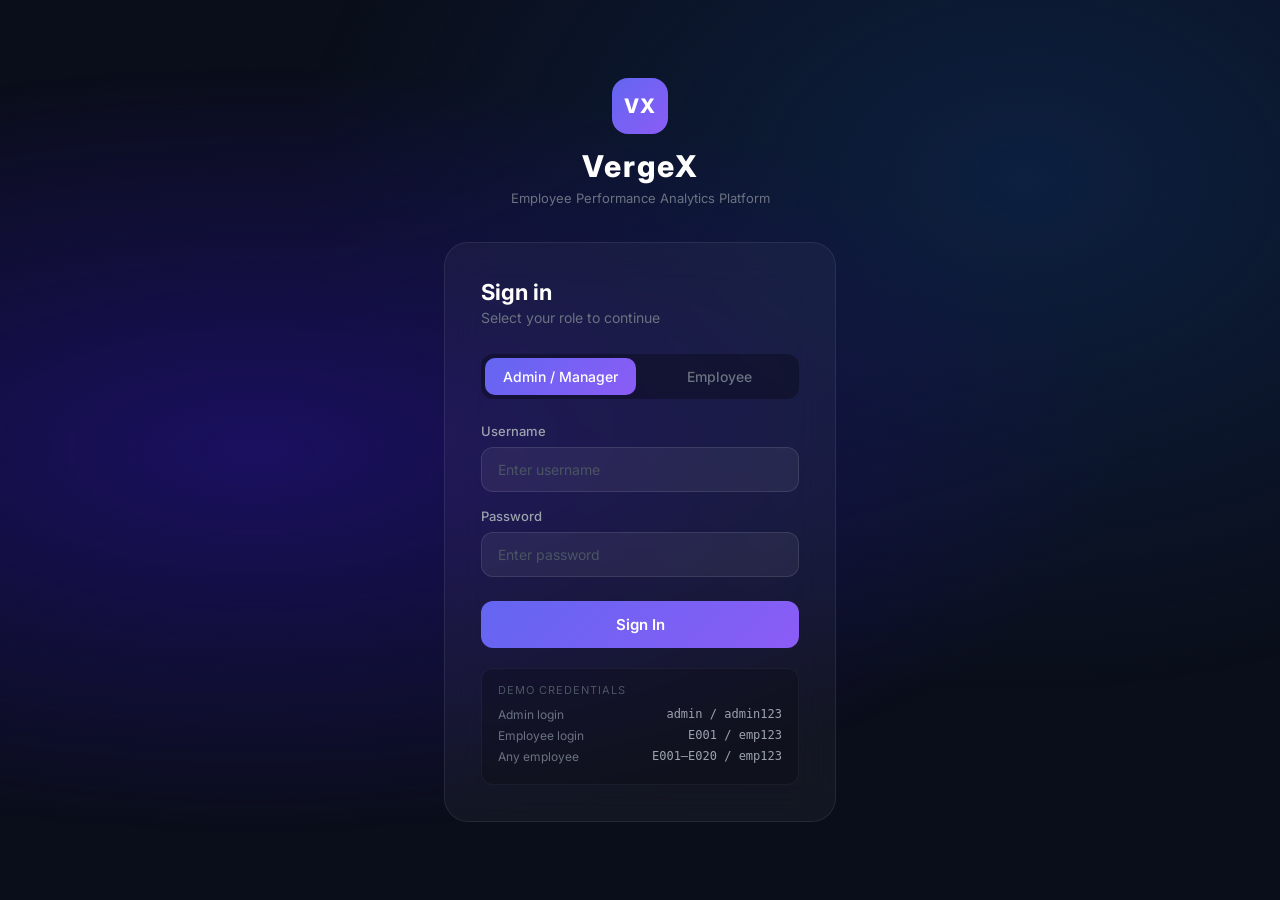
<file: frontend/login.html>
<!DOCTYPE html>
<html lang="en">
<head>
    <meta charset="UTF-8">
    <meta name="viewport" content="width=device-width, initial-scale=1.0">
    <title>VergeX — Login</title>
    <link href="https://fonts.googleapis.com/css2?family=Inter:wght@400;500;600;700&display=swap" rel="stylesheet">
    <style>
        * { margin: 0; padding: 0; box-sizing: border-box; }
        body { font-family: 'Inter', sans-serif; background: #0a0e1a; min-height: 100vh; display: flex; align-items: center; justify-content: center; }
        .bg { position: fixed; inset: 0; background: radial-gradient(ellipse at 20% 50%, #1a1060 0%, transparent 60%), radial-gradient(ellipse at 80% 20%, #0d2040 0%, transparent 50%); }
        .wrapper { position: relative; z-index: 1; width: 100%; max-width: 440px; padding: 24px; }
        .logo { text-align: center; margin-bottom: 36px; }
        .logo-badge { width: 56px; height: 56px; background: linear-gradient(135deg, #6366f1, #8b5cf6); border-radius: 16px; display: flex; align-items: center; justify-content: center; font-size: 20px; font-weight: 800; color: white; margin: 0 auto 14px; letter-spacing: 1px; }
        .logo-name { font-size: 30px; font-weight: 800; color: white; letter-spacing: 2px; }
        .logo-sub { font-size: 13px; color: #6b7280; margin-top: 6px; }
        .card { background: rgba(255,255,255,0.04); backdrop-filter: blur(20px); border: 1px solid rgba(255,255,255,0.08); border-radius: 24px; padding: 36px; }
        .card-title { font-size: 22px; font-weight: 700; color: white; margin-bottom: 4px; }
        .card-sub { font-size: 14px; color: #6b7280; margin-bottom: 28px; }
        .role-tabs { display: grid; grid-template-columns: 1fr 1fr; gap: 8px; margin-bottom: 24px; background: rgba(0,0,0,0.3); border-radius: 12px; padding: 4px; }
        .role-tab { padding: 10px; border-radius: 10px; border: none; background: transparent; color: #6b7280; font-size: 14px; font-weight: 500; cursor: pointer; font-family: 'Inter', sans-serif; transition: all 0.2s; }
        .role-tab.active { background: linear-gradient(135deg, #6366f1, #8b5cf6); color: white; }
        .form-group { margin-bottom: 16px; }
        .form-label { display: block; font-size: 13px; font-weight: 500; color: #9ca3af; margin-bottom: 8px; }
        .form-input { width: 100%; padding: 13px 16px; background: rgba(255,255,255,0.06); border: 1px solid rgba(255,255,255,0.1); border-radius: 12px; color: white; font-size: 14px; font-family: 'Inter', sans-serif; outline: none; transition: border-color 0.2s; }
        .form-input:focus { border-color: #6366f1; background: rgba(99,102,241,0.08); }
        .form-input::placeholder { color: #4b5563; }
        .login-btn { width: 100%; padding: 14px; background: linear-gradient(135deg, #6366f1, #8b5cf6); border: none; border-radius: 12px; color: white; font-size: 15px; font-weight: 600; cursor: pointer; font-family: 'Inter', sans-serif; margin-top: 8px; transition: opacity 0.2s, transform 0.1s; }
        .login-btn:hover { opacity: 0.92; }
        .login-btn:active { transform: scale(0.99); }
        .error { background: rgba(239,68,68,0.1); border: 1px solid rgba(239,68,68,0.3); color: #f87171; padding: 12px 16px; border-radius: 10px; font-size: 13px; margin-bottom: 16px; display: none; }
        .hint { margin-top: 20px; padding: 14px 16px; background: rgba(0,0,0,0.2); border-radius: 12px; border: 1px solid rgba(255,255,255,0.05); }
        .hint-title { font-size: 11px; color: #4b5563; text-transform: uppercase; letter-spacing: 1px; margin-bottom: 10px; }
        .hint-row { font-size: 12px; color: #6b7280; margin-bottom: 6px; display: flex; justify-content: space-between; }
        .hint-val { color: #9ca3af; font-weight: 500; font-family: monospace; }
    </style>
</head>
<body>
<div class="bg"></div>
<div class="wrapper">
    <div class="logo">
        <div class="logo-badge">VX</div>
        <div class="logo-name">VergeX</div>
        <div class="logo-sub">Employee Performance Analytics Platform</div>
    </div>
    <div class="card">
        <div class="card-title">Sign in</div>
        <div class="card-sub">Select your role to continue</div>
        <div class="role-tabs">
            <button class="role-tab active" id="adminTab" onclick="setRole('admin')">Admin / Manager</button>
            <button class="role-tab" id="empTab" onclick="setRole('employee')">Employee</button>
        </div>
        <div class="form-group">
            <label class="form-label" id="idLabel">Username</label>
            <input class="form-input" id="empId" placeholder="Enter username" autocomplete="off">
        </div>
        <div class="form-group">
            <label class="form-label">Password</label>
            <input class="form-input" type="password" id="password" placeholder="Enter password">
        </div>
        <div class="error" id="error">Invalid credentials. Please try again.</div>
        <button class="login-btn" onclick="doLogin()">Sign In</button>
        <div class="hint">
            <div class="hint-title">Demo Credentials</div>
            <div class="hint-row"><span>Admin login</span><span class="hint-val">admin / admin123</span></div>
            <div class="hint-row"><span>Employee login</span><span class="hint-val">E001 / emp123</span></div>
            <div class="hint-row"><span>Any employee</span><span class="hint-val">E001–E020 / emp123</span></div>
        </div>
    </div>
</div>
<script>
const API = 'http://127.0.0.1:5000';
let role = 'admin';

function setRole(r) {
    role = r;
    document.getElementById('adminTab').classList.toggle('active', r === 'admin');
    document.getElementById('empTab').classList.toggle('active', r === 'employee');
    document.getElementById('idLabel').textContent = r === 'admin' ? 'Username' : 'Employee ID';
    document.getElementById('empId').placeholder = r === 'admin' ? 'Enter username' : 'e.g. E001';
}

function doLogin() {
    const empId = document.getElementById('empId').value.trim();
    const password = document.getElementById('password').value.trim();
    const errorEl = document.getElementById('error');
    errorEl.style.display = 'none';

    fetch(`${API}/api/login`, {
        method: 'POST',
        headers: { 'Content-Type': 'application/json' },
        body: JSON.stringify({ empId, password })
    })
    .then(res => res.json())
    .then(data => {
        if (data.error) {
            errorEl.style.display = 'block';
            return;
        }
        localStorage.setItem('vergex_role', data.role);
        localStorage.setItem('vergex_name', data.name);
        localStorage.setItem('vergex_empId', data.empId);
        if (data.data) localStorage.setItem('vergex_emp', JSON.stringify(data.data));
        if (data.role === 'admin') {
            window.location.href = 'index.html';
        } else {
            window.location.href = 'employee.html';
        }
    })
    .catch(() => { errorEl.textContent = 'Cannot connect to server. Make sure Flask is running.'; errorEl.style.display = 'block'; });
}

document.addEventListener('keydown', e => { if (e.key === 'Enter') doLogin(); });
</script>
</body>
</html>
</file>
